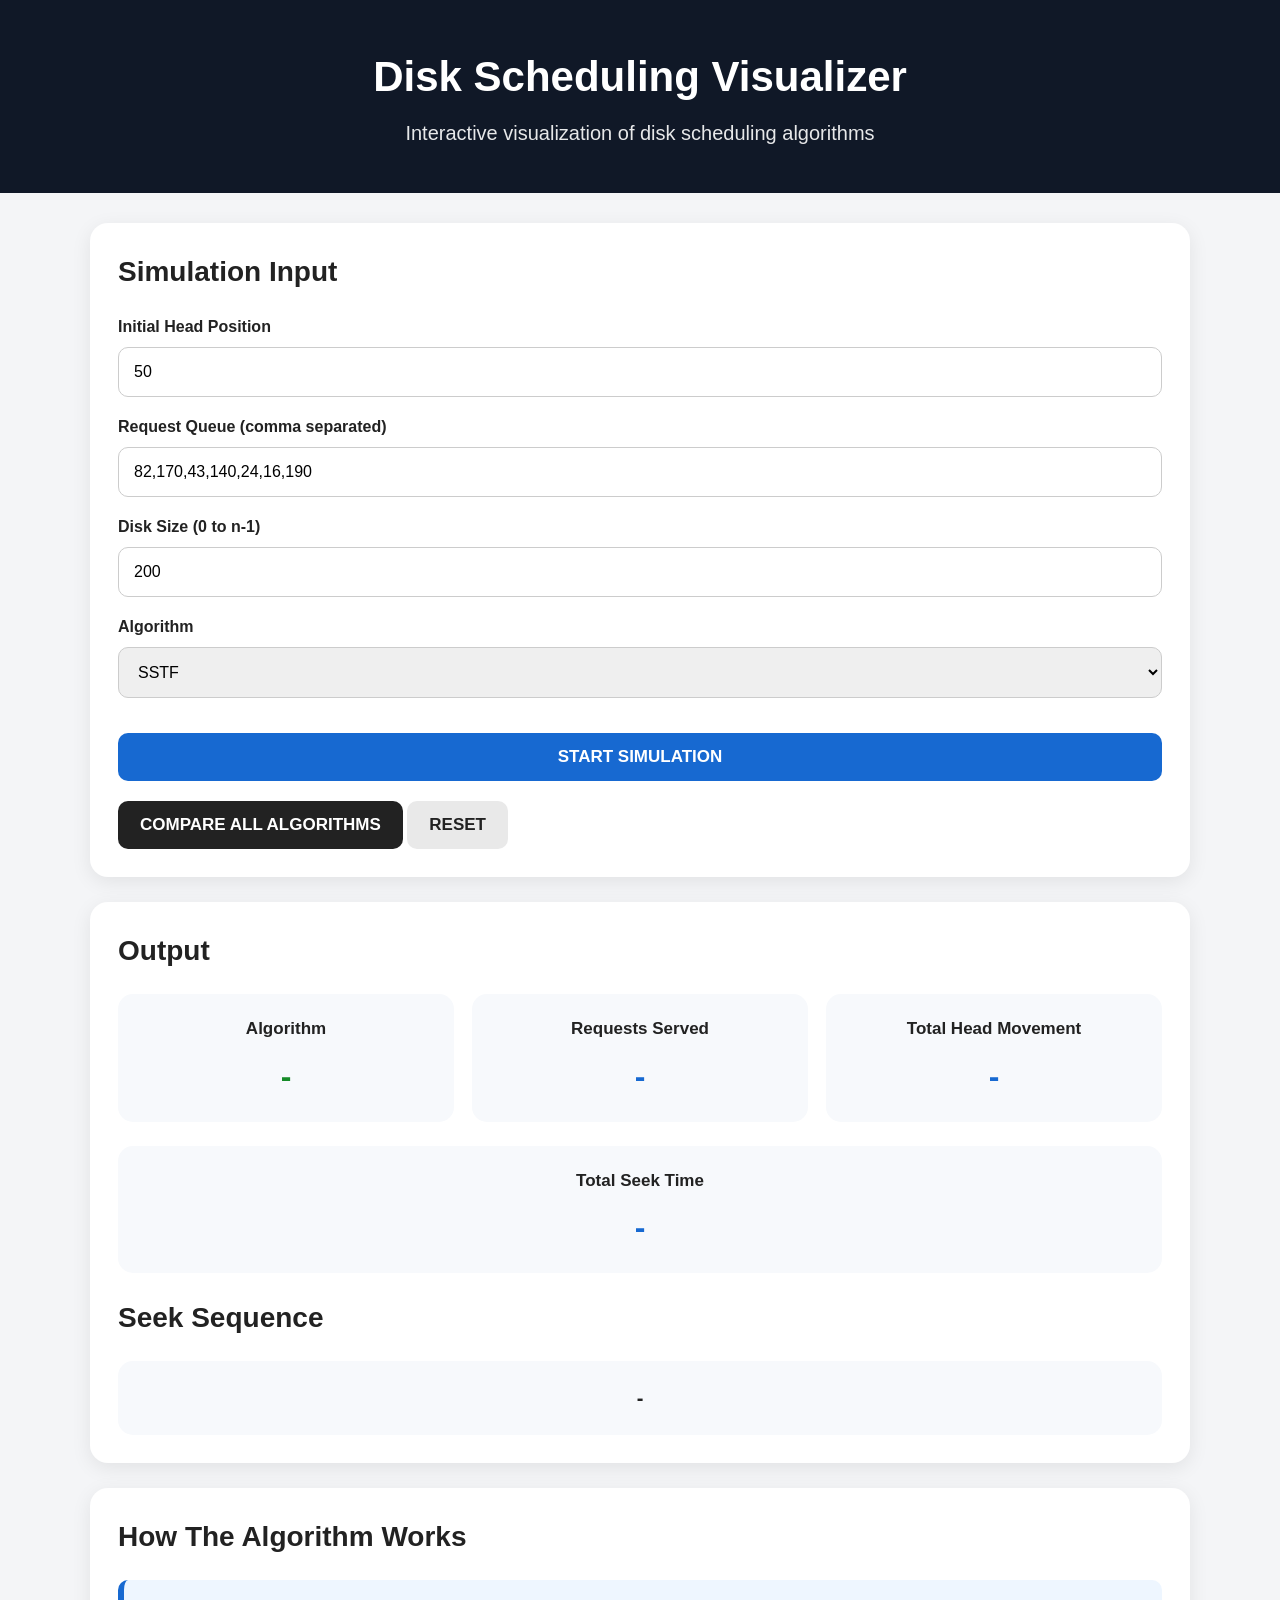
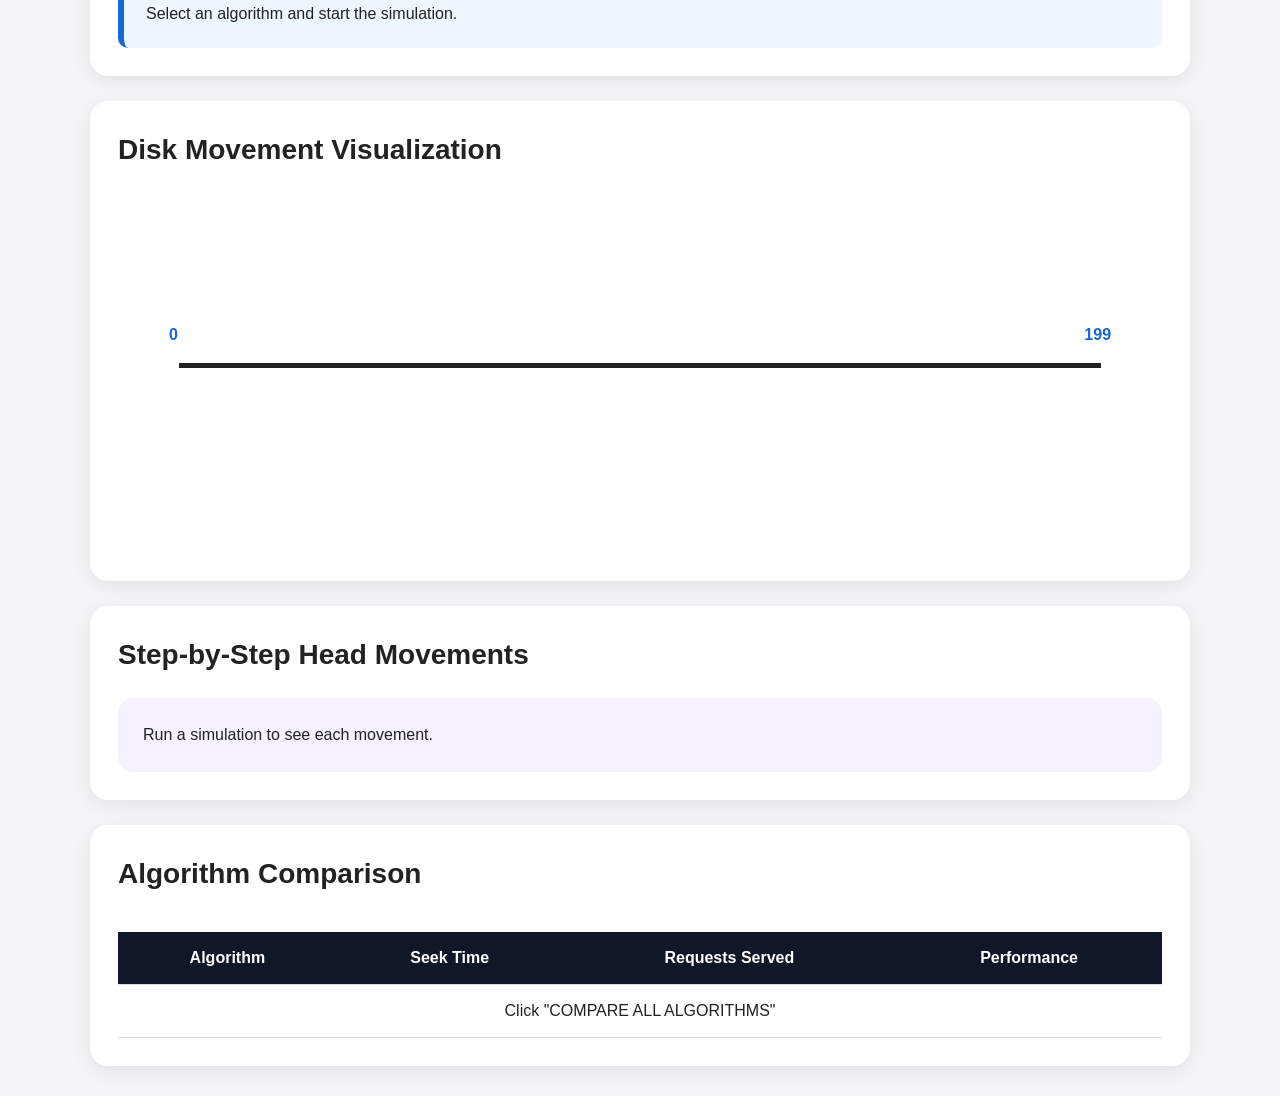
<file: index.html>
<!DOCTYPE html>
<html lang="en">
<head>
<meta charset="UTF-8">
<meta name="viewport" content="width=device-width, initial-scale=1.0">

<title>Disk Scheduling Visualizer</title>

<style>

* {
    box-sizing: border-box;
    margin: 0;
    padding: 0;
}

body {
    font-family: Arial, Helvetica, sans-serif;
    background: #f4f5f7;
    color: #222;
    line-height: 1.5;
}

header {
    background: #101827;
    color: white;
    text-align: center;
    padding: 45px 20px;
}

header h1 {
    font-size: 42px;
    margin-bottom: 10px;
}

header p {
    font-size: 20px;
    opacity: 0.9;
}

.container {
    width: 92%;
    max-width: 1100px;
    margin: 30px auto;
}

.card {
    background: white;
    border-radius: 18px;
    padding: 28px;
    margin-bottom: 25px;
    box-shadow: 0 5px 20px rgba(0,0,0,0.08);
}

.card h2 {
    margin-bottom: 22px;
    font-size: 28px;
}

label {
    display: block;
    font-weight: bold;
    margin: 18px 0 8px;
}

input,
select {
    width: 100%;
    padding: 15px;
    border: 1px solid #ccc;
    border-radius: 10px;
    font-size: 16px;
    outline: none;
}

input:focus,
select:focus {
    border-color: #1769d1;
}

button {
    border: none;
    border-radius: 10px;
    padding: 14px 22px;
    font-size: 17px;
    font-weight: bold;
    cursor: pointer;
    margin-top: 20px;
}

.primary {
    background: #1769d1;
    color: white;
    width: 100%;
}

.secondary {
    background: #222;
    color: white;
}

.reset {
    background: #e9e9e9;
    color: #222;
}

button:hover {
    opacity: 0.9;
}

.direction-box {
    background: #f4f7fb;
    padding: 18px;
    border-radius: 12px;
    margin-top: 18px;
}

.direction-box label {
    display: inline-block;
    margin: 8px 15px 0 0;
    font-weight: normal;
}

.direction-box input {
    width: auto;
    margin-right: 5px;
}

.hidden {
    display: none;
}

.error {
    color: #d62828;
    margin-top: 15px;
    font-weight: bold;
}

/* OUTPUT */

.output-grid {
    display: grid;
    grid-template-columns: repeat(3, 1fr);
    gap: 18px;
}

.metric {
    background: #f7f9fc;
    border-radius: 15px;
    padding: 22px;
    text-align: center;
}

.metric h3 {
    font-size: 17px;
    margin-bottom: 10px;
}

.metric .value {
    font-size: 32px;
    font-weight: bold;
    color: #1769d1;
}

.algorithm-name {
    color: #168b28 !important;
}

/* SEEK SEQUENCE */

.sequence {
    background: #f7f9fc;
    border-radius: 15px;
    padding: 22px;
    font-size: 20px;
    font-weight: bold;
    text-align: center;
    overflow-x: auto;
}

/* TIMELINE */

.timeline-wrapper {
    overflow-x: auto;
    padding: 25px 10px;
}

.timeline {
    position: relative;
    min-width: 750px;
    height: 310px;
}

.axis {
    position: absolute;
    left: 5%;
    right: 5%;
    top: 145px;
    height: 5px;
    background: #222;
}

.axis-label {
    position: absolute;
    top: 105px;
    font-weight: bold;
    color: #1769d1;
}

.axis-start {
    left: 4%;
}

.axis-end {
    right: 4%;
}

.path {
    position: absolute;
    left: 5%;
    right: 5%;
    top: 145px;
    height: 5px;
    pointer-events: none;
}

.request-dot {
    position: absolute;
    width: 18px;
    height: 18px;
    background: #dc3030;
    border-radius: 50%;
    transform: translate(-50%, -50%);
    top: 145px;
    z-index: 3;
}

.start-dot {
    position: absolute;
    width: 25px;
    height: 25px;
    border: 5px solid #168b28;
    background: white;
    border-radius: 50%;
    transform: translate(-50%, -50%);
    top: 145px;
    z-index: 5;
}

.dot-label {
    position: absolute;
    transform: translateX(-50%);
    top: 175px;
    font-weight: bold;
}

.path-line {
    position: absolute;
    height: 4px;
    background: #168b28;
    transform-origin: left center;
    z-index: 2;
}

/* STEP BY STEP */

.steps {
    background: #f5f1ff;
    border-radius: 15px;
    padding: 25px;
}

.step {
    padding: 12px 0;
    font-size: 18px;
    border-bottom: 1px solid #ddd;
}

.total {
    margin-top: 20px;
    font-size: 24px;
    font-weight: bold;
    color: #673ab7;
}

/* EXPLANATION */

.explanation {
    background: #eef6ff;
    border-left: 6px solid #1769d1;
    padding: 22px;
    border-radius: 10px;
}

.explanation h3 {
    margin-bottom: 10px;
}

/* COMPARISON */

.comparison {
    overflow-x: auto;
}

table {
    width: 100%;
    border-collapse: collapse;
    margin-top: 15px;
}

th,
td {
    padding: 14px;
    border-bottom: 1px solid #ddd;
    text-align: center;
}

th {
    background: #101827;
    color: white;
}

.best {
    background: #e8f8ea;
    font-weight: bold;
}

.best-badge {
    display: inline-block;
    background: #168b28;
    color: white;
    padding: 8px 15px;
    border-radius: 20px;
    margin-top: 18px;
    font-weight: bold;
}

/* RESPONSIVE */

@media(max-width: 700px) {

    header h1 {
        font-size: 32px;
    }

    header p {
        font-size: 17px;
    }

    .card {
        padding: 20px;
    }

    .output-grid {
        grid-template-columns: 1fr;
    }

    .metric .value {
        font-size: 28px;
    }
}

</style>
</head>

<body>

<header>

    <h1>Disk Scheduling Visualizer</h1>

    <p>
        Interactive visualization of disk scheduling algorithms
    </p>

</header>


<div class="container">

    <!-- INPUT -->

    <div class="card">

        <h2>Simulation Input</h2>

        <label for="head">
            Initial Head Position
        </label>

        <input
            type="number"
            id="head"
            value="50"
            min="0"
        >


        <label for="queue">
            Request Queue (comma separated)
        </label>

        <input
            type="text"
            id="queue"
            value="82,170,43,140,24,16,190"
        >


        <label for="diskSize">
            Disk Size (0 to n-1)
        </label>

        <input
            type="number"
            id="diskSize"
            value="200"
            min="2"
        >


        <label for="algorithm">
            Algorithm
        </label>

        <select id="algorithm">

            <option value="SSTF">
                SSTF
            </option>

            <option value="LOOK">
                LOOK
            </option>

            <option value="C-LOOK">
                C-LOOK
            </option>

        </select>


        <div
            class="direction-box hidden"
            id="directionBox"
        >

            <strong>
                Initial Direction
            </strong>

            <br>

            <label>
                <input
                    type="radio"
                    name="direction"
                    value="right"
                    checked
                >

                Right → Higher cylinders
            </label>


            <label>
                <input
                    type="radio"
                    name="direction"
                    value="left"
                >

                Left ← Lower cylinders
            </label>

        </div>


        <div
            id="error"
            class="error"
        ></div>


        <button
            class="primary"
            onclick="startSimulation()"
        >
            START SIMULATION
        </button>


        <button
            class="secondary"
            onclick="compareAlgorithms()"
        >
            COMPARE ALL ALGORITHMS
        </button>


        <button
            class="reset"
            onclick="resetPage()"
        >
            RESET
        </button>

    </div>


    <!-- OUTPUT -->

    <div
        class="card"
        id="outputSection"
    >

        <h2>Output</h2>


        <div class="output-grid">

            <div class="metric">

                <h3>Algorithm</h3>

                <div
                    class="value algorithm-name"
                    id="outputAlgorithm"
                >
                    -
                </div>

            </div>


            <div class="metric">

                <h3>Requests Served</h3>

                <div
                    class="value"
                    id="requestsServed"
                >
                    -
                </div>

            </div>


            <div class="metric">

                <h3>Total Head Movement</h3>

                <div
                    class="value"
                    id="totalMovement"
                >
                    -
                </div>

            </div>

        </div>


        <br>


        <div class="metric">

            <h3>Total Seek Time</h3>

            <div
                class="value"
                id="seekTime"
            >
                -
            </div>

        </div>

        <br>


        <h2>Seek Sequence</h2>

        <div
            class="sequence"
            id="sequence"
        >
            -
        </div>

    </div>


    <!-- EXPLANATION -->

    <div
        class="card"
        id="explanationCard"
    >

        <h2>How The Algorithm Works</h2>

        <div
            class="explanation"
            id="explanation"
        >
            Select an algorithm and start the simulation.
        </div>

    </div>


    <!-- VISUALIZATION -->

    <div class="card">

        <h2>
            Disk Movement Visualization
        </h2>

        <div class="timeline-wrapper">

            <div
                class="timeline"
                id="timeline"
            >

                <div class="axis"></div>

                <div
                    class="axis-label axis-start"
                    id="axisStart"
                >
                    0
                </div>

                <div
                    class="axis-label axis-end"
                    id="axisEnd"
                >
                    199
                </div>

            </div>

        </div>

    </div>


    <!-- STEP BY STEP -->

    <div class="card">

        <h2>
            Step-by-Step Head Movements
        </h2>

        <div
            class="steps"
            id="steps"
        >
            Run a simulation to see each movement.
        </div>

    </div>


    <!-- COMPARISON -->

    <div
        class="card"
        id="comparisonSection"
    >

        <h2>
            Algorithm Comparison
        </h2>

        <div class="comparison">

            <table>

                <thead>

                    <tr>
                        <th>Algorithm</th>
                        <th>Seek Time</th>
                        <th>Requests Served</th>
                        <th>Performance</th>
                    </tr>

                </thead>

                <tbody id="comparisonBody">

                    <tr>
                        <td colspan="4">
                            Click "COMPARE ALL ALGORITHMS"
                        </td>
                    </tr>

                </tbody>

            </table>

        </div>

        <div
            id="bestAlgorithm"
        ></div>

    </div>

</div>


<script>

/* =====================================================
   INPUT HELPERS
===================================================== */

const algorithmSelect =
    document.getElementById("algorithm");

const directionBox =
    document.getElementById("directionBox");


algorithmSelect.addEventListener(
    "change",
    function() {

        if (
            this.value === "LOOK" ||
            this.value === "C-LOOK"
        ) {

            directionBox.classList.remove("hidden");

        } else {

            directionBox.classList.add("hidden");

        }

    }
);


/* =====================================================
   GET DIRECTION
===================================================== */

function getDirection() {

    const selected =
        document.querySelector(
            'input[name="direction"]:checked'
        );

    return selected
        ? selected.value
        : "right";
}


/* =====================================================
   VALIDATE INPUT
===================================================== */

function getInput() {

    const head =
        Number(document.getElementById("head").value);

    const diskSize =
        Number(document.getElementById("diskSize").value);

    const queueText =
        document.getElementById("queue").value.trim();


    if (
        !Number.isInteger(head) ||
        head < 0
    ) {

        throw new Error(
            "Initial head position must be a valid number."
        );

    }


    if (
        !Number.isInteger(diskSize) ||
        diskSize <= 1
    ) {

        throw new Error(
            "Disk size must be greater than 1."
        );

    }


    if (head >= diskSize) {

        throw new Error(
            "Initial head position must be inside the disk."
        );

    }


    if (!queueText) {

        throw new Error(
            "Please enter at least one request."
        );

    }


    const requests =
        queueText
        .split(",")
        .map(x => Number(x.trim()));


    if (
        requests.length === 0 ||
        requests.some(
            x =>
                !Number.isInteger(x) ||
                x < 0 ||
                x >= diskSize
        )
    ) {

        throw new Error(
            "All requests must be integers between 0 and disk size - 1."
        );

    }


    return {
        head,
        diskSize,
        requests
    };

}


/* =====================================================
   SSTF
===================================================== */

function sstf(head, requests) {

    let remaining = [...requests];

    let sequence = [head];

    let current = head;


    while (remaining.length > 0) {

        let bestIndex = 0;

        let bestDistance =
            Math.abs(
                current - remaining[0]
            );


        for (
            let i = 1;
            i < remaining.length;
            i++
        ) {

            const distance =
                Math.abs(
                    current - remaining[i]
                );


            if (distance < bestDistance) {

                bestDistance = distance;

                bestIndex = i;

            }

        }


        current =
            remaining[bestIndex];

        sequence.push(current);

        remaining.splice(
            bestIndex,
            1
        );

    }


    return sequence;

}


/* =====================================================
   LOOK
===================================================== */

function look(head, requests, direction) {

    const lower =
        requests
        .filter(x => x < head)
        .sort((a,b) => a-b);


    const higher =
        requests
        .filter(x => x >= head)
        .sort((a,b) => a-b);


    let sequence = [head];


    if (direction === "right") {

        sequence.push(...higher);

        sequence.push(...lower.reverse());

    } else {

        sequence.push(...lower.reverse());

        sequence.push(...higher);

    }


    return sequence;

}


/* =====================================================
   C-LOOK
===================================================== */

function clook(head, requests, direction) {

    const lower =
        requests
        .filter(x => x < head)
        .sort((a,b) => a-b);


    const higher =
        requests
        .filter(x => x >= head)
        .sort((a,b) => a-b);


    let sequence = [head];


    if (direction === "right") {

        sequence.push(...higher);

        /*
            Circular jump from the highest
            request to the lowest request.
        */

        sequence.push(...lower);

    } else {

        sequence.push(...lower.reverse());

        /*
            Circular jump from the lowest
            request to the highest request.
        */

        sequence.push(...higher.reverse());

    }


    return sequence;

}


/* =====================================================
   CALCULATE MOVEMENT
===================================================== */

function calculateMovement(sequence) {

    let total = 0;

    let movements = [];


    for (
        let i = 1;
        i < sequence.length;
        i++
    ) {

        const from =
            sequence[i - 1];

        const to =
            sequence[i];

        const distance =
            Math.abs(to - from);


        total += distance;


        movements.push({

            from,
            to,
            distance

        });

    }


    return {
        total,
        movements
    };

}


/* =====================================================
   RUN SELECTED ALGORITHM
===================================================== */

function runAlgorithm(
    algorithm,
    head,
    requests,
    direction
) {

    let sequence;


    if (algorithm === "SSTF") {

        sequence =
            sstf(
                head,
                requests
            );

    }

    else if (algorithm === "LOOK") {

        sequence =
            look(
                head,
                requests,
                direction
            );

    }

    else {

        sequence =
            clook(
                head,
                requests,
                direction
            );

    }


    const result =
        calculateMovement(sequence);


    return {

        algorithm,
        sequence,
        total: result.total,
        movements: result.movements

    };

}


/* =====================================================
   START SIMULATION
===================================================== */

function startSimulation() {

    const error =
        document.getElementById("error");

    error.textContent = "";


    try {

        const input =
            getInput();


        const algorithm =
            algorithmSelect.value;


        const direction =
            getDirection();


        const result =
            runAlgorithm(
                algorithm,
                input.head,
                input.requests,
                direction
            );


        displayResult(
            result,
            input.diskSize
        );

    }

    catch (err) {

        error.textContent =
            err.message;

    }

}


/* =====================================================
   DISPLAY RESULT
===================================================== */

function displayResult(
    result,
    diskSize
) {

    document.getElementById(
        "outputAlgorithm"
    ).textContent =
        result.algorithm;


    document.getElementById(
        "requestsServed"
    ).textContent =
        result.sequence.length - 1;


    document.getElementById(
        "totalMovement"
    ).textContent =
        result.total + " cylinders";


    document.getElementById(
        "seekTime"
    ).textContent =
        result.total + " cylinders";


    document.getElementById(
        "sequence"
    ).textContent =
        result.sequence.join(" → ");


    displayExplanation(
        result.algorithm
    );


    displayTimeline(
        result.sequence,
        diskSize
    );


    displaySteps(
        result.movements,
        result.total
    );

}


/* =====================================================
   EXPLANATION
===================================================== */

function displayExplanation(
    algorithm
) {

    const box =
        document.getElementById(
            "explanation"
        );


    if (algorithm === "SSTF") {

        box.innerHTML = `
            <h3>Shortest Seek Time First (SSTF)</h3>

            <p>
                SSTF selects the pending disk request
                that is closest to the current head position.
                This can reduce total seek time, although
                requests that are farther away may wait longer.
            </p>
        `;

    }

    else if (algorithm === "LOOK") {

        box.innerHTML = `
            <h3>LOOK</h3>

            <p>
                LOOK moves the disk head in the selected
                direction and services all requests in that
                direction. Unlike SCAN, it does not travel
                all the way to the physical end of the disk.
                It reverses when there are no more requests
                in the current direction.
            </p>
        `;

    }

    else {

        box.innerHTML = `
            <h3>C-LOOK</h3>

            <p>
                C-LOOK services requests in one direction.
                After reaching the last request in that
                direction, the head jumps to the request at
                the opposite end and continues in the same
                direction.
            </p>
        `;

    }

}


/* =====================================================
   TIMELINE
===================================================== */

function displayTimeline(
    sequence,
    diskSize
) {

    const timeline =
        document.getElementById(
            "timeline"
        );


    timeline.innerHTML = `
        <div class="axis"></div>

        <div
            class="axis-label axis-start"
        >
            0
        </div>

        <div
            class="axis-label axis-end"
        >
            ${diskSize - 1}
        </div>
    `;


    const start =
        sequence[0];


    /*
        Convert cylinder number into
        percentage position on timeline.
    */

    function position(value) {

        return (
            5 +
            (
                value /
                (diskSize - 1)
            ) * 90
        );

    }


    /* Draw request points */

    sequence.forEach(
        (value, index) => {

            const dot =
                document.createElement(
                    "div"
                );


            dot.className =
                index === 0
                    ? "start-dot"
                    : "request-dot";


            dot.style.left =
                position(value) + "%";


            timeline.appendChild(dot);


            const label =
                document.createElement(
                    "div"
                );


            label.className =
                "dot-label";


            label.style.left =
                position(value) + "%";


            label.textContent =
                value;


            timeline.appendChild(label);

        }
    );


    /*
        Draw movement lines.
    */

    for (
        let i = 1;
        i < sequence.length;
        i++
    ) {

        const from =
            sequence[i - 1];

        const to =
            sequence[i];


        const x1 =
            position(from);

        const x2 =
            position(to);


        const line =
            document.createElement(
                "div"
            );


        line.className =
            "path-line";


        line.style.left =
            x1 + "%";


        line.style.top =
            "143px";


        const width =
            Math.abs(x2 - x1);


        line.style.width =
            width + "%";


        /*
            If movement is towards the left,
            shift the line's starting point.
        */

        if (x2 < x1) {

            line.style.left =
                x2 + "%";

        }


        timeline.appendChild(line);

    }

}


/* =====================================================
   STEP BY STEP
===================================================== */

function displaySteps(
    movements,
    total
) {

    const steps =
        document.getElementById(
            "steps"
        );


    steps.innerHTML = "";


    movements.forEach(
        (movement, index) => {

            const div =
                document.createElement(
                    "div"
                );


            div.className =
                "step";


            div.innerHTML = `
                <strong>
                    ${index + 1}.
                </strong>

                ${movement.from}
                →
                ${movement.to}

                &nbsp;&nbsp;

                Movement:

                <strong>
                    |${movement.to} - ${movement.from}|
                    = ${movement.distance}
                </strong>
            `;


            steps.appendChild(div);

        }
    );


    const totalDiv =
        document.createElement(
            "div"
        );


    totalDiv.className =
        "total";


    totalDiv.innerHTML =
        `
        Total Head Movement:
        ${total} cylinders
        `;


    steps.appendChild(totalDiv);

}


/* =====================================================
   COMPARE ALL ALGORITHMS
===================================================== */

function compareAlgorithms() {

    const error =
        document.getElementById("error");

    error.textContent = "";


    try {

        const input =
            getInput();


        const direction =
            getDirection();


        const algorithms =
            [
                "SSTF",
                "LOOK",
                "C-LOOK"
            ];


        const results =
            algorithms.map(
                algorithm =>
                    runAlgorithm(
                        algorithm,
                        input.head,
                        input.requests,
                        direction
                    )
            );


        const minimum =
            Math.min(
                ...results.map(
                    x => x.total
                )
            );


        const body =
            document.getElementById(
                "comparisonBody"
            );


        body.innerHTML = "";


        results.forEach(
            result => {

                const row =
                    document.createElement(
                        "tr"
                    );


                if (
                    result.total === minimum
                ) {

                    row.className =
                        "best";

                }


                const performance =
                    result.total === minimum
                        ? "🏆 Best"
                        : "-";


                row.innerHTML = `

                    <td>
                        ${result.algorithm}
                    </td>

                    <td>
                        ${result.total}
                        cylinders
                    </td>

                    <td>
                        ${result.sequence.length - 1}
                    </td>

                    <td>
                        ${performance}
                    </td>

                `;


                body.appendChild(row);

            }
        );


        const best =
            results.filter(
                x =>
                    x.total === minimum
            );


        const names =
            best
            .map(x => x.algorithm)
            .join(" & ");


        document.getElementById(
            "bestAlgorithm"
        ).innerHTML = `

            <div class="best-badge">

                🏆 Best for this request sequence:
                ${names}

                (${minimum} cylinders)

            </div>

        `;

    }

    catch (err) {

        error.textContent =
            err.message;

    }

}


/* =====================================================
   RESET
===================================================== */

function resetPage() {

    document.getElementById(
        "head"
    ).value = 50;


    document.getElementById(
        "queue"
    ).value =
        "82,170,43,140,24,16,190";


    document.getElementById(
        "diskSize"
    ).value = 200;


    algorithmSelect.value =
        "SSTF";


    directionBox.classList.add(
        "hidden"
    );


    document.getElementById(
        "error"
    ).textContent = "";


    document.getElementById(
        "outputAlgorithm"
    ).textContent = "-";


    document.getElementById(
        "requestsServed"
    ).textContent = "-";


    document.getElementById(
        "totalMovement"
    ).textContent = "-";


    document.getElementById(
        "seekTime"
    ).textContent = "-";


    document.getElementById(
        "sequence"
    ).textContent = "-";


    document.getElementById(
        "steps"
    ).innerHTML =
        "Run a simulation to see each movement.";


    document.getElementById(
        "explanation"
    ).innerHTML =
        "Select an algorithm and start the simulation.";


    document.getElementById(
        "comparisonBody"
    ).innerHTML = `

        <tr>

            <td colspan="4">
                Click "COMPARE ALL ALGORITHMS"
            </td>

        </tr>

    `;


    document.getElementById(
        "bestAlgorithm"
    ).innerHTML = "";


    displayTimeline(
        [50],
        200
    );

}

</script>

</body>
</html>
</file>
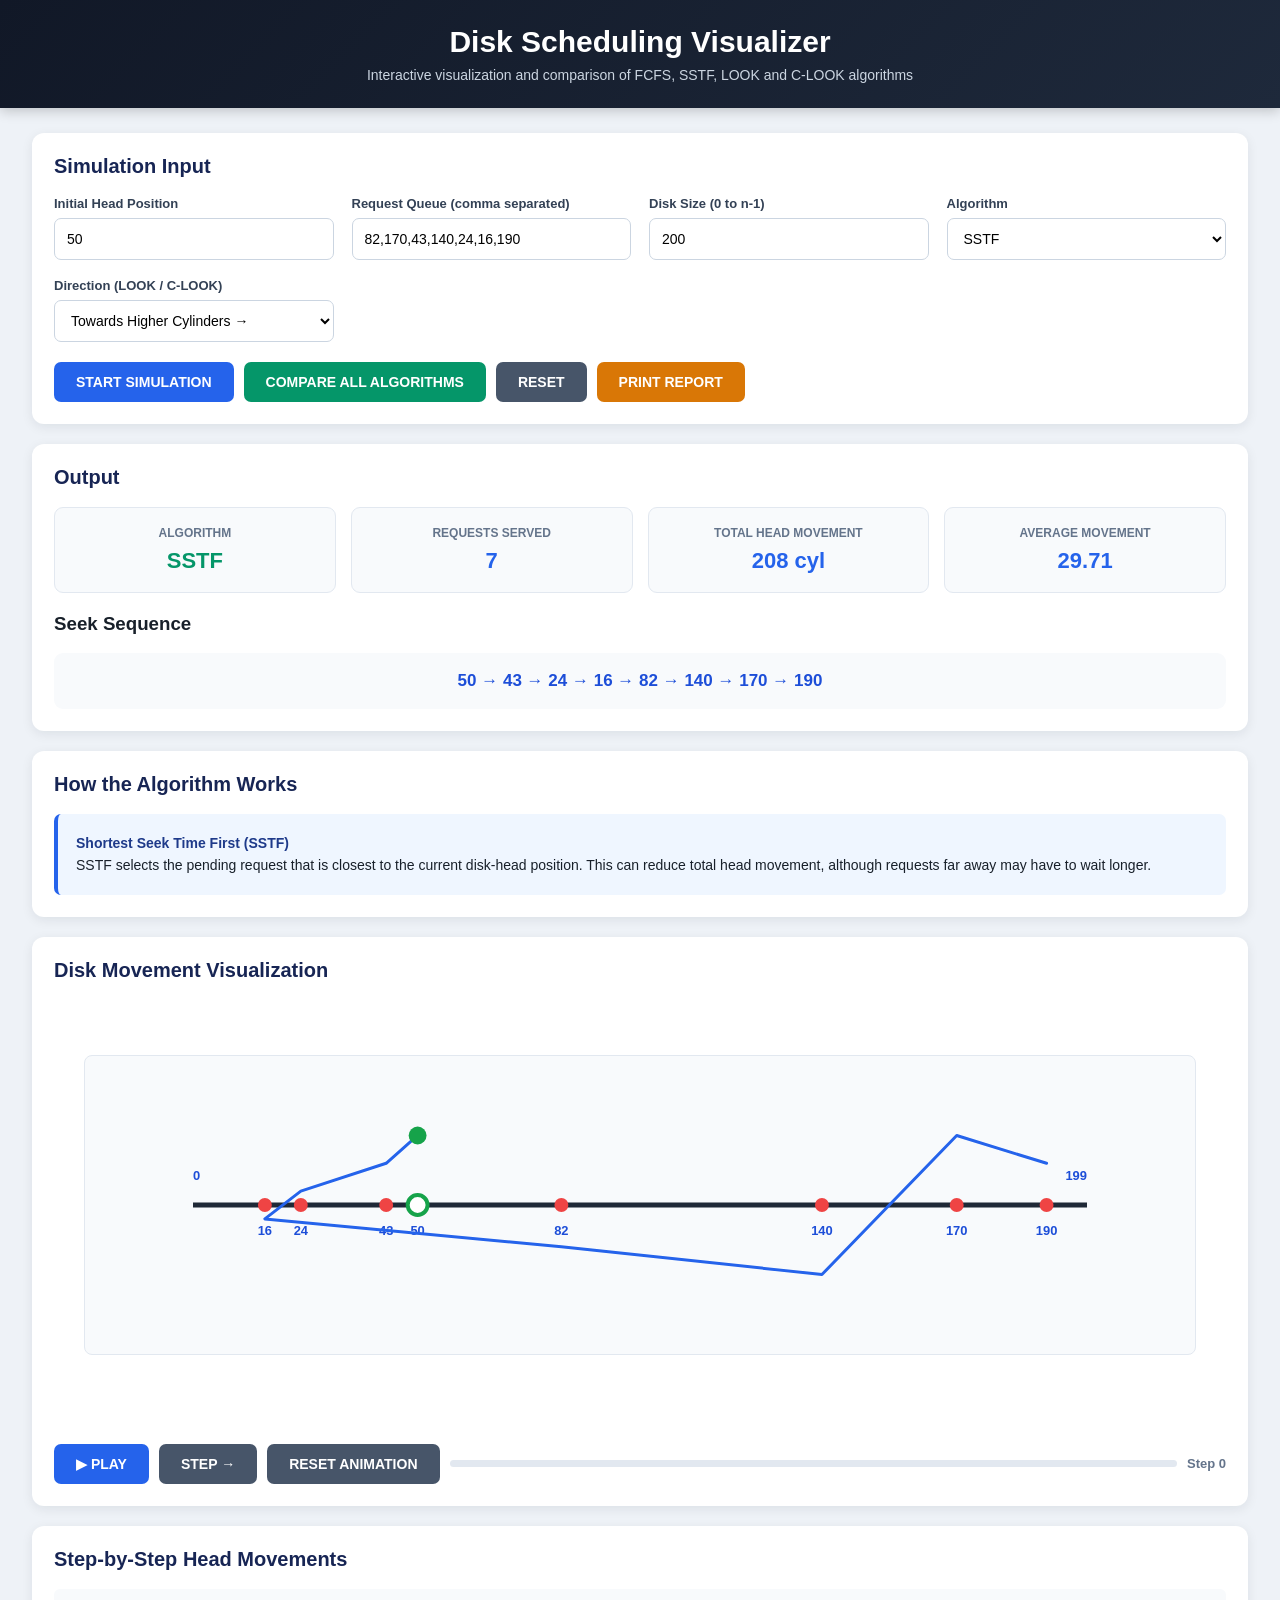
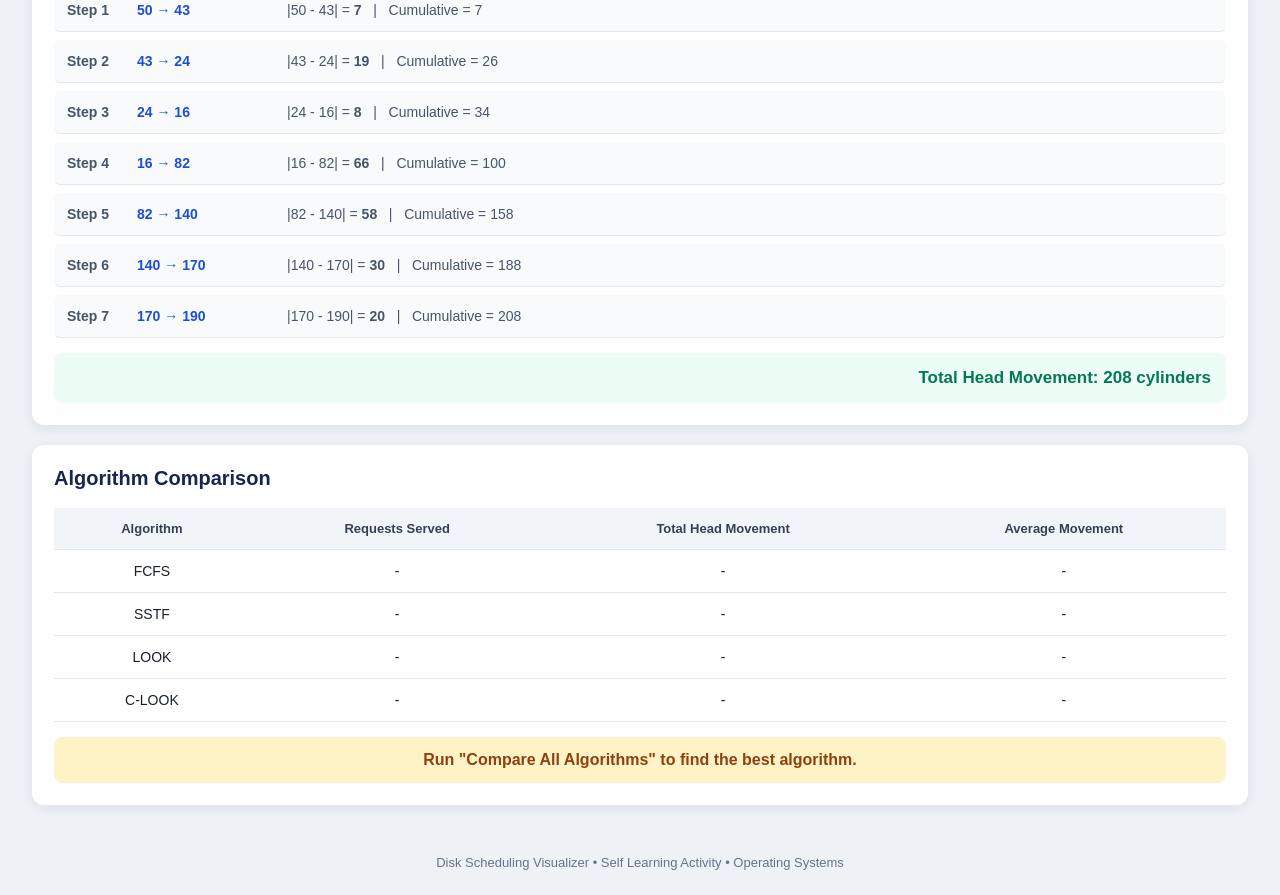
<file: OS_project.html>
<!DOCTYPE html>
<html lang="en">
<head>
<meta charset="UTF-8">
<meta name="viewport" content="width=device-width, initial-scale=1.0">

<title>Disk Scheduling Visualizer</title>

<style>
    * {
        box-sizing: border-box;
        margin: 0;
        padding: 0;
    }

    body {
        font-family: Arial, Helvetica, sans-serif;
        background: #eef2f7;
        color: #18202a;
        min-height: 100vh;
    }

    /* HEADER */
    header {
        background: linear-gradient(135deg, #111827, #1e293b);
        color: white;
        padding: 25px 20px;
        text-align: center;
        box-shadow: 0 3px 12px rgba(0,0,0,0.2);
    }

    header h1 {
        font-size: 30px;
        margin-bottom: 8px;
    }

    header p {
        color: #cbd5e1;
        font-size: 14px;
    }

    .container {
        width: 95%;
        max-width: 1400px;
        margin: 25px auto;
    }

    /* CARD */
    .card {
        background: white;
        border-radius: 12px;
        padding: 22px;
        margin-bottom: 20px;
        box-shadow: 0 3px 12px rgba(15,23,42,0.08);
    }

    .card h2 {
        font-size: 20px;
        margin-bottom: 18px;
        color: #172554;
    }

    /* INPUT GRID */
    .input-grid {
        display: grid;
        grid-template-columns: repeat(4, 1fr);
        gap: 18px;
    }

    .field {
        display: flex;
        flex-direction: column;
    }

    .field label {
        font-size: 13px;
        font-weight: bold;
        margin-bottom: 7px;
        color: #334155;
    }

    .field input,
    .field select {
        height: 42px;
        border: 1px solid #cbd5e1;
        border-radius: 7px;
        padding: 0 12px;
        font-size: 14px;
        outline: none;
        background: white;
    }

    .field input:focus,
    .field select:focus {
        border-color: #2563eb;
        box-shadow: 0 0 0 2px rgba(37,99,235,0.1);
    }

    .button-row {
        display: flex;
        gap: 10px;
        margin-top: 20px;
        flex-wrap: wrap;
    }

    button {
        border: none;
        border-radius: 7px;
        padding: 12px 22px;
        font-size: 14px;
        font-weight: bold;
        cursor: pointer;
        transition: 0.2s;
    }

    button:hover {
        transform: translateY(-1px);
        opacity: 0.93;
    }

    .primary {
        background: #2563eb;
        color: white;
    }

    .secondary {
        background: #475569;
        color: white;
    }

    .success {
        background: #059669;
        color: white;
    }

    .warning {
        background: #d97706;
        color: white;
    }

    /* OUTPUT SUMMARY */
    .summary-grid {
        display: grid;
        grid-template-columns: repeat(4, 1fr);
        gap: 15px;
    }

    .summary-box {
        background: #f8fafc;
        border-radius: 9px;
        padding: 18px;
        text-align: center;
        border: 1px solid #e2e8f0;
    }

    .summary-box .label {
        font-size: 12px;
        color: #64748b;
        margin-bottom: 8px;
        font-weight: bold;
    }

    .summary-box .value {
        font-size: 22px;
        font-weight: bold;
        color: #2563eb;
    }

    .summary-box.algorithm .value {
        color: #059669;
    }

    /* SEQUENCE */
    .sequence {
        margin-top: 18px;
        background: #f8fafc;
        border-radius: 9px;
        padding: 18px;
        text-align: center;
        font-size: 17px;
        font-weight: bold;
        color: #1d4ed8;
        overflow-x: auto;
        white-space: nowrap;
    }

    /* EXPLANATION */
    .explanation {
        background: #eff6ff;
        border-left: 4px solid #2563eb;
        padding: 18px;
        border-radius: 7px;
        line-height: 1.6;
        font-size: 14px;
    }

    .explanation strong {
        color: #1e3a8a;
    }

    /* VISUALIZATION */
    .visual-container {
        position: relative;
        padding: 55px 30px 70px;
        overflow-x: auto;
    }

    .disk-line {
        position: relative;
        min-width: 800px;
        height: 5px;
        background: #1f2937;
        margin: 30px 0;
        border-radius: 5px;
    }

    .endpoint {
        position: absolute;
        top: -25px;
        font-size: 12px;
        color: #1d4ed8;
        font-weight: bold;
    }

    .endpoint.left {
        left: 0;
    }

    .endpoint.right {
        right: 0;
    }

    .disk-point {
        position: absolute;
        width: 14px;
        height: 14px;
        background: #ef4444;
        border-radius: 50%;
        top: -5px;
        transform: translateX(-50%);
        z-index: 3;
    }

    .disk-point.start {
        width: 18px;
        height: 18px;
        background: white;
        border: 3px solid #16a34a;
        top: -7px;
    }

    .point-label {
        position: absolute;
        top: 16px;
        transform: translateX(-50%);
        font-size: 11px;
        font-weight: bold;
        color: #111827;
        white-space: nowrap;
    }

    /* SVG */
    #movementSvg {
        width: 100%;
        min-width: 800px;
        height: 300px;
        border-radius: 8px;
        background: #f8fafc;
        border: 1px solid #e2e8f0;
    }

    /* STEP BY STEP */
    .steps {
        display: flex;
        flex-direction: column;
        gap: 8px;
    }

    .step {
        display: grid;
        grid-template-columns: 70px 150px 1fr;
        padding: 13px;
        background: #f8fafc;
        border-radius: 6px;
        border-bottom: 1px solid #e2e8f0;
        font-size: 14px;
        transition: 0.2s;
    }

    .step.active {
        background: #dbeafe;
        border-left: 4px solid #2563eb;
    }

    .step-number {
        font-weight: bold;
        color: #475569;
    }

    .movement {
        font-weight: bold;
        color: #1d4ed8;
    }

    .calculation {
        color: #475569;
    }

    .total {
        margin-top: 15px;
        padding: 15px;
        background: #ecfdf5;
        border-radius: 8px;
        color: #047857;
        font-size: 17px;
        font-weight: bold;
        text-align: right;
    }

    /* COMPARISON */
    .comparison-table {
        width: 100%;
        border-collapse: collapse;
        margin-top: 10px;
    }

    .comparison-table th,
    .comparison-table td {
        padding: 13px;
        text-align: center;
        border-bottom: 1px solid #e2e8f0;
    }

    .comparison-table th {
        background: #f1f5f9;
        color: #334155;
        font-size: 13px;
    }

    .comparison-table td {
        font-size: 14px;
    }

    .best {
        background: #ecfdf5;
        color: #047857;
        font-weight: bold;
    }

    .winner {
        margin-top: 15px;
        padding: 14px;
        background: #fef3c7;
        color: #92400e;
        border-radius: 8px;
        text-align: center;
        font-weight: bold;
    }

    /* CONTROLS */
    .animation-controls {
        display: flex;
        gap: 10px;
        align-items: center;
        margin-top: 15px;
        flex-wrap: wrap;
    }

    .progress {
        flex: 1;
        min-width: 200px;
        height: 7px;
        background: #e2e8f0;
        border-radius: 10px;
        overflow: hidden;
    }

    .progress-bar {
        width: 0%;
        height: 100%;
        background: #2563eb;
        transition: width 0.3s;
    }

    .status {
        font-size: 13px;
        color: #64748b;
        font-weight: bold;
    }

    /* FOOTER */
    footer {
        text-align: center;
        padding: 25px;
        color: #64748b;
        font-size: 13px;
    }

    /* RESPONSIVE */
    @media (max-width: 900px) {
        .input-grid {
            grid-template-columns: repeat(2, 1fr);
        }

        .summary-grid {
            grid-template-columns: repeat(2, 1fr);
        }
    }

    @media (max-width: 600px) {
        .input-grid {
            grid-template-columns: 1fr;
        }

        .summary-grid {
            grid-template-columns: 1fr;
        }

        header h1 {
            font-size: 23px;
        }

        .step {
            grid-template-columns: 55px 110px 1fr;
            font-size: 12px;
        }
    }

    @media print {
        button,
        .animation-controls {
            display: none !important;
        }

        body {
            background: white;
        }

        .card {
            box-shadow: none;
            border: 1px solid #ddd;
        }
    }
</style>
</head>

<body>

<header>
    <h1>Disk Scheduling Visualizer</h1>
    <p>Interactive visualization and comparison of FCFS, SSTF, LOOK and C-LOOK algorithms</p>
</header>

<div class="container">

    <!-- INPUT -->
    <section class="card">
        <h2>Simulation Input</h2>

        <div class="input-grid">

            <div class="field">
                <label>Initial Head Position</label>
                <input type="number" id="head" value="50" min="0">
            </div>

            <div class="field">
                <label>Request Queue (comma separated)</label>
                <input
                    type="text"
                    id="queue"
                    value="82,170,43,140,24,16,190"
                >
            </div>

            <div class="field">
                <label>Disk Size (0 to n-1)</label>
                <input type="number" id="diskSize" value="200" min="2">
            </div>

            <div class="field">
                <label>Algorithm</label>
                <select id="algorithm">
                    <option value="FCFS">FCFS</option>
                    <option value="SSTF" selected>SSTF</option>
                    <option value="LOOK">LOOK</option>
                    <option value="CLOOK">C-LOOK</option>
                </select>
            </div>

            <div class="field">
                <label>Direction (LOOK / C-LOOK)</label>
                <select id="direction">
                    <option value="right" selected>Towards Higher Cylinders →</option>
                    <option value="left">Towards Lower Cylinders ←</option>
                </select>
            </div>

        </div>

        <div class="button-row">
            <button class="primary" onclick="startSimulation()">
                START SIMULATION
            </button>

            <button class="success" onclick="compareAlgorithms()">
                COMPARE ALL ALGORITHMS
            </button>

            <button class="secondary" onclick="resetPage()">
                RESET
            </button>

            <button class="warning" onclick="window.print()">
                PRINT REPORT
            </button>
        </div>
    </section>


    <!-- OUTPUT -->
    <section class="card">
        <h2>Output</h2>

        <div class="summary-grid">

            <div class="summary-box algorithm">
                <div class="label">ALGORITHM</div>
                <div class="value" id="outputAlgorithm">SSTF</div>
            </div>

            <div class="summary-box">
                <div class="label">REQUESTS SERVED</div>
                <div class="value" id="requestsServed">7</div>
            </div>

            <div class="summary-box">
                <div class="label">TOTAL HEAD MOVEMENT</div>
                <div class="value" id="totalMovement">208</div>
            </div>

            <div class="summary-box">
                <div class="label">AVERAGE MOVEMENT</div>
                <div class="value" id="averageMovement">29.71</div>
            </div>

        </div>

        <h3 style="margin-top:20px;">Seek Sequence</h3>

        <div class="sequence" id="seekSequence">
            50 → 43 → 24 → 16 → 82 → 140 → 170 → 190
        </div>
    </section>


    <!-- EXPLANATION -->
    <section class="card">
        <h2>How the Algorithm Works</h2>

        <div class="explanation" id="explanation">
            <strong>Shortest Seek Time First (SSTF)</strong><br>
            SSTF selects the pending request that is closest to the current
            disk-head position. This usually reduces unnecessary head movement.
        </div>
    </section>


    <!-- VISUALIZATION -->
    <section class="card">
        <h2>Disk Movement Visualization</h2>

        <div class="visual-container">
            <svg id="movementSvg" viewBox="0 0 1000 300"></svg>
        </div>

        <div class="animation-controls">

            <button class="primary" onclick="playAnimation()">
                ▶ PLAY
            </button>

            <button class="secondary" onclick="stepAnimation()">
                STEP →
            </button>

            <button class="secondary" onclick="resetAnimation()">
                RESET ANIMATION
            </button>

            <div class="progress">
                <div class="progress-bar" id="progressBar"></div>
            </div>

            <div class="status" id="animationStatus">
                Step 0
            </div>

        </div>
    </section>


    <!-- STEPS -->
    <section class="card">
        <h2>Step-by-Step Head Movements</h2>

        <div class="steps" id="stepsContainer">
        </div>

        <div class="total">
            Total Head Movement:
            <span id="totalMovementBottom">208</span>
            cylinders
        </div>
    </section>


    <!-- COMPARISON -->
    <section class="card">
        <h2>Algorithm Comparison</h2>

        <table class="comparison-table">
            <thead>
                <tr>
                    <th>Algorithm</th>
                    <th>Requests Served</th>
                    <th>Total Head Movement</th>
                    <th>Average Movement</th>
                </tr>
            </thead>

            <tbody id="comparisonBody">
                <tr>
                    <td>FCFS</td>
                    <td>-</td>
                    <td>-</td>
                    <td>-</td>
                </tr>

                <tr>
                    <td>SSTF</td>
                    <td>-</td>
                    <td>-</td>
                    <td>-</td>
                </tr>

                <tr>
                    <td>LOOK</td>
                    <td>-</td>
                    <td>-</td>
                    <td>-</td>
                </tr>

                <tr>
                    <td>C-LOOK</td>
                    <td>-</td>
                    <td>-</td>
                    <td>-</td>
                </tr>
            </tbody>
        </table>

        <div class="winner" id="winner">
            Run "Compare All Algorithms" to find the best algorithm.
        </div>
    </section>

</div>

<footer>
    Disk Scheduling Visualizer • Self Learning Activity • Operating Systems
</footer>


<script>

let currentResult = null;
let animationIndex = 0;
let animationTimer = null;


/* =========================================================
   INPUT VALIDATION
========================================================= */

function getInputData() {

    const head = Number(document.getElementById("head").value);
    const diskSize = Number(document.getElementById("diskSize").value);

    const queueText =
        document.getElementById("queue").value.trim();

    if (!Number.isInteger(head) || head < 0) {
        alert("Please enter a valid initial head position.");
        return null;
    }

    if (!Number.isInteger(diskSize) || diskSize <= 1) {
        alert("Please enter a valid disk size.");
        return null;
    }

    if (head >= diskSize) {
        alert("Head position must be smaller than disk size.");
        return null;
    }

    if (!queueText) {
        alert("Please enter the request queue.");
        return null;
    }

    const queue = queueText
        .split(",")
        .map(x => Number(x.trim()));

    if (queue.some(x => !Number.isInteger(x))) {
        alert("Request queue contains an invalid value.");
        return null;
    }

    if (queue.some(x => x < 0 || x >= diskSize)) {
        alert("All requests must be between 0 and disk size - 1.");
        return null;
    }

    return {
        head,
        queue,
        diskSize,
        direction: document.getElementById("direction").value
    };
}


/* =========================================================
   FCFS
========================================================= */

function fcfs(head, queue) {

    const sequence = [head, ...queue];

    return calculateResult(sequence, "FCFS");
}


/* =========================================================
   SSTF
========================================================= */

function sstf(head, queue) {

    let current = head;
    let remaining = [...queue];

    const sequence = [head];

    while (remaining.length > 0) {

        let closestIndex = 0;
        let closestDistance =
            Math.abs(current - remaining[0]);

        for (let i = 1; i < remaining.length; i++) {

            const distance =
                Math.abs(current - remaining[i]);

            if (distance < closestDistance) {

                closestDistance = distance;
                closestIndex = i;

            }
        }

        current = remaining[closestIndex];

        sequence.push(current);

        remaining.splice(closestIndex, 1);
    }

    return calculateResult(sequence, "SSTF");
}


/* =========================================================
   LOOK
========================================================= */

function look(head, queue, direction) {

    const higher =
        queue.filter(x => x >= head).sort((a,b) => a-b);

    const lower =
        queue.filter(x => x < head).sort((a,b) => a-b);

    let sequence = [head];

    if (direction === "right") {

        sequence.push(...higher);
        sequence.push(...lower.reverse());

    } else {

        sequence.push(...lower.reverse());
        sequence.push(...higher);

    }

    return calculateResult(sequence, "LOOK");
}


/* =========================================================
   C-LOOK
========================================================= */

function clook(head, queue, direction) {

    const higher =
        queue.filter(x => x >= head).sort((a,b) => a-b);

    const lower =
        queue.filter(x => x < head).sort((a,b) => a-b);

    let sequence = [head];

    if (direction === "right") {

        sequence.push(...higher);
        sequence.push(...lower);

    } else {

        sequence.push(...lower.reverse());
        sequence.push(...higher.reverse());

    }

    return calculateResult(sequence, "C-LOOK");
}


/* =========================================================
   CALCULATE MOVEMENT
========================================================= */

function calculateResult(sequence, algorithm) {

    let total = 0;

    const steps = [];

    for (let i = 1; i < sequence.length; i++) {

        const from = sequence[i - 1];
        const to = sequence[i];

        const movement = Math.abs(to - from);

        total += movement;

        steps.push({
            from,
            to,
            movement,
            cumulative: total
        });
    }

    return {
        algorithm,
        sequence,
        steps,
        total,
        average:
            steps.length > 0
                ? total / steps.length
                : 0
    };
}


/* =========================================================
   RUN SELECTED ALGORITHM
========================================================= */

function runAlgorithm(data, algorithm) {

    if (algorithm === "FCFS") {

        return fcfs(data.head, data.queue);

    }

    if (algorithm === "SSTF") {

        return sstf(data.head, data.queue);

    }

    if (algorithm === "LOOK") {

        return look(
            data.head,
            data.queue,
            data.direction
        );

    }

    if (algorithm === "CLOOK") {

        return clook(
            data.head,
            data.queue,
            data.direction
        );

    }
}


/* =========================================================
   START SIMULATION
========================================================= */

function startSimulation() {

    const data = getInputData();

    if (!data) return;

    const algorithm =
        document.getElementById("algorithm").value;

    const result =
        runAlgorithm(data, algorithm);

    currentResult = result;

    displayResult(result);

    resetAnimation();

    window.scrollTo({
        top: document.querySelector(".container").offsetTop,
        behavior: "smooth"
    });
}


/* =========================================================
   DISPLAY RESULT
========================================================= */

function displayResult(result) {

    document.getElementById("outputAlgorithm")
        .textContent = result.algorithm;

    document.getElementById("requestsServed")
        .textContent = result.steps.length;

    document.getElementById("totalMovement")
        .textContent =
        result.total + " cyl";

    document.getElementById("averageMovement")
        .textContent =
        result.average.toFixed(2);

    document.getElementById("totalMovementBottom")
        .textContent = result.total;

    document.getElementById("seekSequence")
        .textContent =
        result.sequence.join(" → ");

    displayExplanation(result.algorithm);

    displaySteps(result);

    drawVisualization(result);
}


/* =========================================================
   ALGORITHM EXPLANATION
========================================================= */

function displayExplanation(algorithm) {

    const box =
        document.getElementById("explanation");

    if (algorithm === "FCFS") {

        box.innerHTML = `
            <strong>First Come First Serve (FCFS)</strong><br>
            FCFS serves disk requests in exactly the order
            in which they arrive. It is simple and fair, but
            it may cause large amounts of unnecessary head movement.
        `;

    }

    else if (algorithm === "SSTF") {

        box.innerHTML = `
            <strong>Shortest Seek Time First (SSTF)</strong><br>
            SSTF selects the pending request that is closest
            to the current disk-head position. This can reduce
            total head movement, although requests far away
            may have to wait longer.
        `;

    }

    else if (algorithm === "LOOK") {

        box.innerHTML = `
            <strong>LOOK</strong><br>
            LOOK moves the disk head in the selected direction
            and services requests along the way. When there are
            no more requests in that direction, it reverses.
            Unlike SCAN, it does not travel to the physical end
            of the disk unless a request is present there.
        `;

    }

    else {

        box.innerHTML = `
            <strong>C-LOOK (Circular LOOK)</strong><br>
            C-LOOK services requests in one direction. When it
            reaches the last request in that direction, it
            jumps to the request at the opposite end and
            continues in the same direction instead of reversing.
        `;
    }
}


/* =========================================================
   STEP-BY-STEP DISPLAY
========================================================= */

function displaySteps(result) {

    const container =
        document.getElementById("stepsContainer");

    container.innerHTML = "";

    result.steps.forEach((step, index) => {

        const div = document.createElement("div");

        div.className = "step";

        div.dataset.index = index;

        div.innerHTML = `
            <div class="step-number">
                Step ${index + 1}
            </div>

            <div class="movement">
                ${step.from} → ${step.to}
            </div>

            <div class="calculation">
                |${step.from} - ${step.to}| =
                <strong>${step.movement}</strong>
                &nbsp;&nbsp;|&nbsp;&nbsp;
                Cumulative = ${step.cumulative}
            </div>
        `;

        container.appendChild(div);
    });
}


/* =========================================================
   DISK VISUALIZATION
========================================================= */

function drawVisualization(result) {

    const svg =
        document.getElementById("movementSvg");

    svg.innerHTML = "";

    const width = 1000;
    const height = 300;

    const data = getInputData();

    if (!data) return;

    const max = data.diskSize - 1;

    const x =
        value =>
        50 + (value / max) * 900;

    /*
       Base disk line
    */

    const baseLine =
        document.createElementNS(
            "http://www.w3.org/2000/svg",
            "line"
        );

    baseLine.setAttribute("x1", 50);
    baseLine.setAttribute("y1", 150);
    baseLine.setAttribute("x2", 950);
    baseLine.setAttribute("y2", 150);

    baseLine.setAttribute("stroke", "#1f2937");
    baseLine.setAttribute("stroke-width", "5");

    svg.appendChild(baseLine);


    /*
       End labels
    */

    addSvgText(svg, 50, 125, "0");
    addSvgText(svg, 950, 125, max, "end");


    /*
       Draw request points
    */

    const unique =
        [...new Set(result.sequence)];

    unique.forEach(value => {

        const circle =
            document.createElementNS(
                "http://www.w3.org/2000/svg",
                "circle"
            );

        circle.setAttribute("cx", x(value));
        circle.setAttribute("cy", 150);
        circle.setAttribute("r", 7);
        circle.setAttribute("fill", "#ef4444");

        svg.appendChild(circle);

        addSvgText(
            svg,
            x(value),
            180,
            value,
            "middle"
        );
    });


    /*
       Start head
    */

    const start =
        document.createElementNS(
            "http://www.w3.org/2000/svg",
            "circle"
        );

    start.setAttribute(
        "cx",
        x(result.sequence[0])
    );

    start.setAttribute("cy", 150);
    start.setAttribute("r", 10);

    start.setAttribute("fill", "white");
    start.setAttribute("stroke", "#16a34a");
    start.setAttribute("stroke-width", "4");

    svg.appendChild(start);


    /*
       Movement path
    */

    let points = "";

    result.sequence.forEach((value, index) => {

        const y =
            80 + (index % 6) * 28;

        points +=
            `${x(value)},${y} `;

    });

    const polyline =
        document.createElementNS(
            "http://www.w3.org/2000/svg",
            "polyline"
        );

    polyline.setAttribute(
        "points",
        points
    );

    polyline.setAttribute(
        "fill",
        "none"
    );

    polyline.setAttribute(
        "stroke",
        "#2563eb"
    );

    polyline.setAttribute(
        "stroke-width",
        "3"
    );

    polyline.setAttribute(
        "stroke-linejoin",
        "round"
    );

    polyline.setAttribute(
        "stroke-linecap",
        "round"
    );

    svg.appendChild(polyline);


    /*
       Animated head
    */

    const animatedHead =
        document.createElementNS(
            "http://www.w3.org/2000/svg",
            "circle"
        );

    animatedHead.setAttribute(
        "id",
        "animatedHead"
    );

    animatedHead.setAttribute(
        "cx",
        x(result.sequence[0])
    );

    animatedHead.setAttribute(
        "cy",
        80
    );

    animatedHead.setAttribute(
        "r",
        9
    );

    animatedHead.setAttribute(
        "fill",
        "#16a34a"
    );

    svg.appendChild(animatedHead);
}


/* =========================================================
   SVG TEXT
========================================================= */

function addSvgText(
    svg,
    x,
    y,
    text,
    anchor = "start"
) {

    const label =
        document.createElementNS(
            "http://www.w3.org/2000/svg",
            "text"
        );

    label.setAttribute("x", x);
    label.setAttribute("y", y);

    label.setAttribute(
        "text-anchor",
        anchor
    );

    label.setAttribute(
        "font-size",
        "13"
    );

    label.setAttribute(
        "font-weight",
        "bold"
    );

    label.setAttribute(
        "fill",
        "#1d4ed8"
    );

    label.textContent = text;

    svg.appendChild(label);
}


/* =========================================================
   ANIMATION
========================================================= */

function resetAnimation() {

    if (animationTimer) {

        clearTimeout(animationTimer);

        animationTimer = null;
    }

    animationIndex = 0;

    document
        .querySelectorAll(".step")
        .forEach(step =>
            step.classList.remove("active")
        );

    updateProgress();

    if (currentResult) {

        const head =
            document.getElementById("animatedHead");

        if (head) {

            const data = getInputData();

            const max =
                data.diskSize - 1;

            const value =
                currentResult.sequence[0];

            const x =
                50 + (value / max) * 900;

            head.setAttribute("cx", x);
            head.setAttribute("cy", 80);
        }
    }
}


/* =========================================================
   STEP ANIMATION
========================================================= */

function stepAnimation() {

    if (!currentResult) {

        alert("Start a simulation first.");

        return;
    }

    if (
        animationIndex >=
        currentResult.steps.length
    ) {

        animationIndex = 0;

        resetAnimation();

        return;
    }

    const step =
        currentResult.steps[animationIndex];

    const data =
        getInputData();

    const max =
        data.diskSize - 1;

    const x =
        50 + (step.to / max) * 900;

    const y =
        80 + ((animationIndex + 1) % 6) * 28;

    const head =
        document.getElementById("animatedHead");

    if (head) {

        head.setAttribute("cx", x);
        head.setAttribute("cy", y);
    }

    document
        .querySelectorAll(".step")
        .forEach((element, index) => {

            element.classList.toggle(
                "active",
                index === animationIndex
            );
        });

    animationIndex++;

    updateProgress();

    document.getElementById("animationStatus")
        .textContent =
        `Step ${animationIndex} of ${currentResult.steps.length}`;
}


/* =========================================================
   PLAY ANIMATION
========================================================= */

function playAnimation() {

    if (!currentResult) {

        alert("Start a simulation first.");

        return;
    }

    if (animationTimer) {

        clearTimeout(animationTimer);

        animationTimer = null;

        return;
    }

    function next() {

        if (
            animationIndex >=
            currentResult.steps.length
        ) {

            animationTimer = null;

            return;
        }

        stepAnimation();

        animationTimer =
            setTimeout(next, 700);
    }

    next();
}


/* =========================================================
   PROGRESS
========================================================= */

function updateProgress() {

    if (!currentResult) return;

    const total =
        currentResult.steps.length;

    const percentage =
        total === 0
            ? 0
            : (animationIndex / total) * 100;

    document.getElementById("progressBar")
        .style.width =
        percentage + "%";
}


/* =========================================================
   COMPARE ALL
========================================================= */

function compareAlgorithms() {

    const data = getInputData();

    if (!data) return;

    const algorithms = [
        "FCFS",
        "SSTF",
        "LOOK",
        "CLOOK"
    ];

    const results =
        algorithms.map(
            algorithm =>
            runAlgorithm(data, algorithm)
        );

    const body =
        document.getElementById("comparisonBody");

    body.innerHTML = "";

    let best =
        results.reduce(
            (a,b) =>
            a.total < b.total ? a : b
        );

    results.forEach(result => {

        const row =
            document.createElement("tr");

        if (result === best) {

            row.className = "best";
        }

        row.innerHTML = `
            <td>${result.algorithm}</td>
            <td>${result.steps.length}</td>
            <td>${result.total} cylinders</td>
            <td>${result.average.toFixed(2)}</td>
        `;

        body.appendChild(row);
    });

    document.getElementById("winner")
        .innerHTML =
        `🏆 Best for this input:
         <strong>${best.algorithm}</strong>
         with ${best.total} cylinders of total head movement.`;

}


/* =========================================================
   RESET PAGE
========================================================= */

function resetPage() {

    if (animationTimer) {

        clearTimeout(animationTimer);

        animationTimer = null;
    }

    document.getElementById("head").value = 50;

    document.getElementById("queue").value =
        "82,170,43,140,24,16,190";

    document.getElementById("diskSize").value = 200;

    document.getElementById("algorithm").value =
        "SSTF";

    document.getElementById("direction").value =
        "right";

    document.getElementById("outputAlgorithm")
        .textContent = "SSTF";

    document.getElementById("requestsServed")
        .textContent = "7";

    document.getElementById("totalMovement")
        .textContent = "208 cyl";

    document.getElementById("averageMovement")
        .textContent = "29.71";

    document.getElementById("seekSequence")
        .textContent =
        "50 → 43 → 24 → 16 → 82 → 140 → 170 → 190";

    document.getElementById("totalMovementBottom")
        .textContent = "208";

    displayExplanation("SSTF");

    const result =
        sstf(
            50,
            [82,170,43,140,24,16,190]
        );

    currentResult = result;

    displaySteps(result);

    drawVisualization(result);

    resetAnimation();

    document.getElementById("comparisonBody")
        .innerHTML = `
            <tr>
                <td>FCFS</td>
                <td>-</td>
                <td>-</td>
                <td>-</td>
            </tr>
            <tr>
                <td>SSTF</td>
                <td>-</td>
                <td>-</td>
                <td>-</td>
            </tr>
            <tr>
                <td>LOOK</td>
                <td>-</td>
                <td>-</td>
                <td>-</td>
            </tr>
            <tr>
                <td>C-LOOK</td>
                <td>-</td>
                <td>-</td>
                <td>-</td>
            </tr>
        `;

    document.getElementById("winner")
        .textContent =
        'Run "Compare All Algorithms" to find the best algorithm.';
}


/* =========================================================
   INITIAL LOAD
========================================================= */

window.onload = function() {

    const result =
        sstf(
            50,
            [82,170,43,140,24,16,190]
        );

    currentResult = result;

    displayResult(result);

    resetAnimation();
};

</script>

</body>
</html>
</file>
